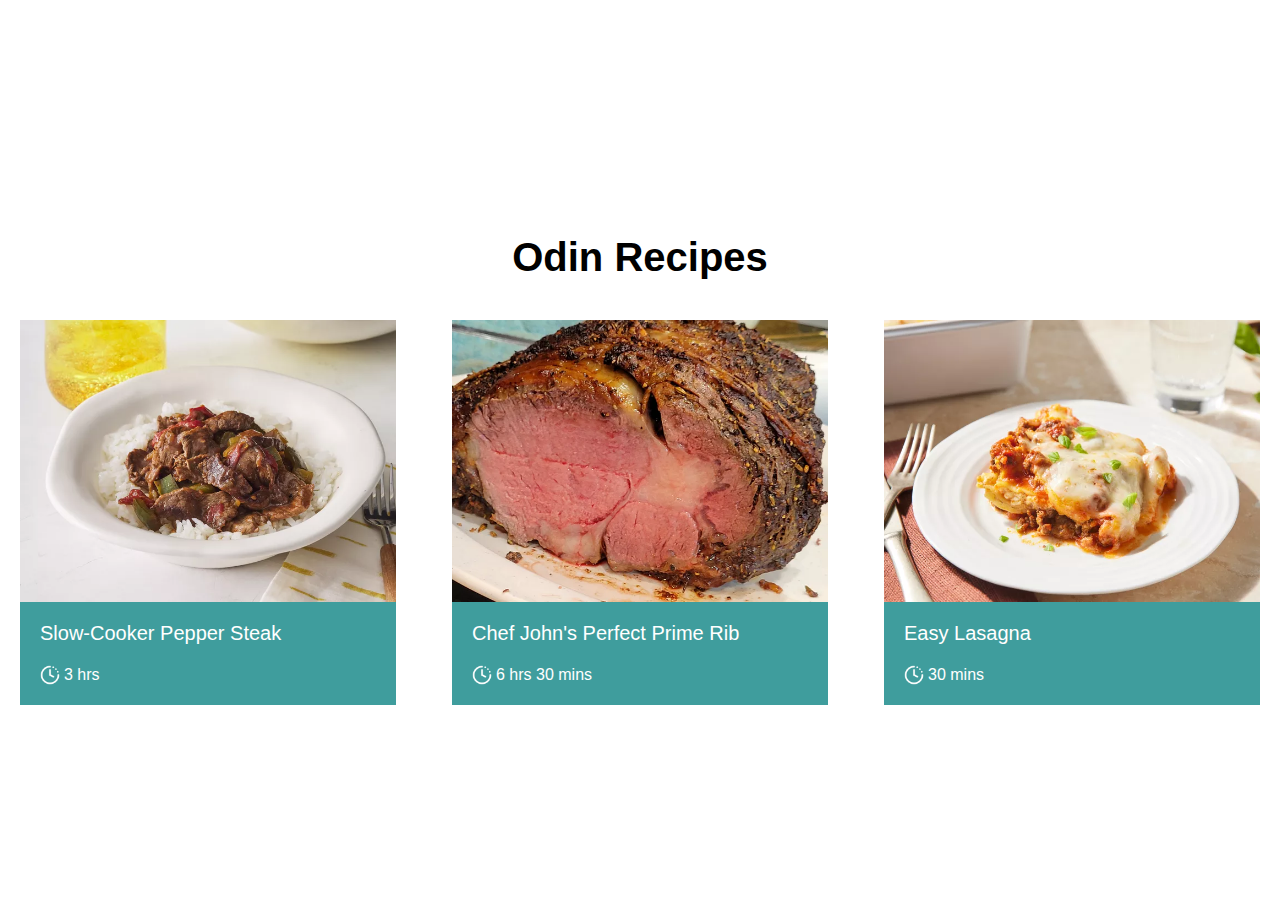
<file: index.html>
<!DOCTYPE html>
<html lang="en">
<head>
    <meta charset="utf-8">
    <meta name="viewport" content="width=device-width, initial-scale=1.0">
    <title>Odin Recipes</title>
    <link rel="stylesheet" href="style.css">
</head>
<body>
    <div class="wrapper">
        <h1 class="title">Odin Recipes</h1>
        <ul class="recipe">
            <!-- pepper-steak -->
            <li class="recipe__item">
                <img class="recipe__image" src="./images/pepper-steak.jpg" alt="">
                <a class="recipe__link" href="./recipes/slow-cooker-pepper-steak.html">Slow-Cooker Pepper Steak</a>
                <div class="prep">
                    <img class="icon-timer" src="./images/timer.png" alt="">
                    <p class="time">3 hrs</p>
                </div>
            </li>
            <!-- prime-rib -->
            <li class="recipe__item">
                <img class="recipe__image" src="./images/prime-rib.jpg" alt="">
                <a class="recipe__link" href="./recipes/prime-rib.html">Chef John's Perfect Prime Rib</a>
                <div class="prep">
                    <img class="icon-timer" src="./images/timer.png" alt="">
                    <p class="time">6 hrs 30 mins</p>
                </div>
            </li>
            <!-- lasagna -->
            <li class="recipe__item">
                <img class="recipe__image" src="./images/lasagna.jpg" alt="">
                <a class="recipe__link" href="./recipes/lasagna.html">Easy Lasagna</a>
                <div class="prep">
                    <img class="icon-timer" src="./images/timer.png" alt="">
                    <p class="time">30 mins</p>
                </div>
            </li>                
        </ul>
    </div>
</body>
</html>
</file>
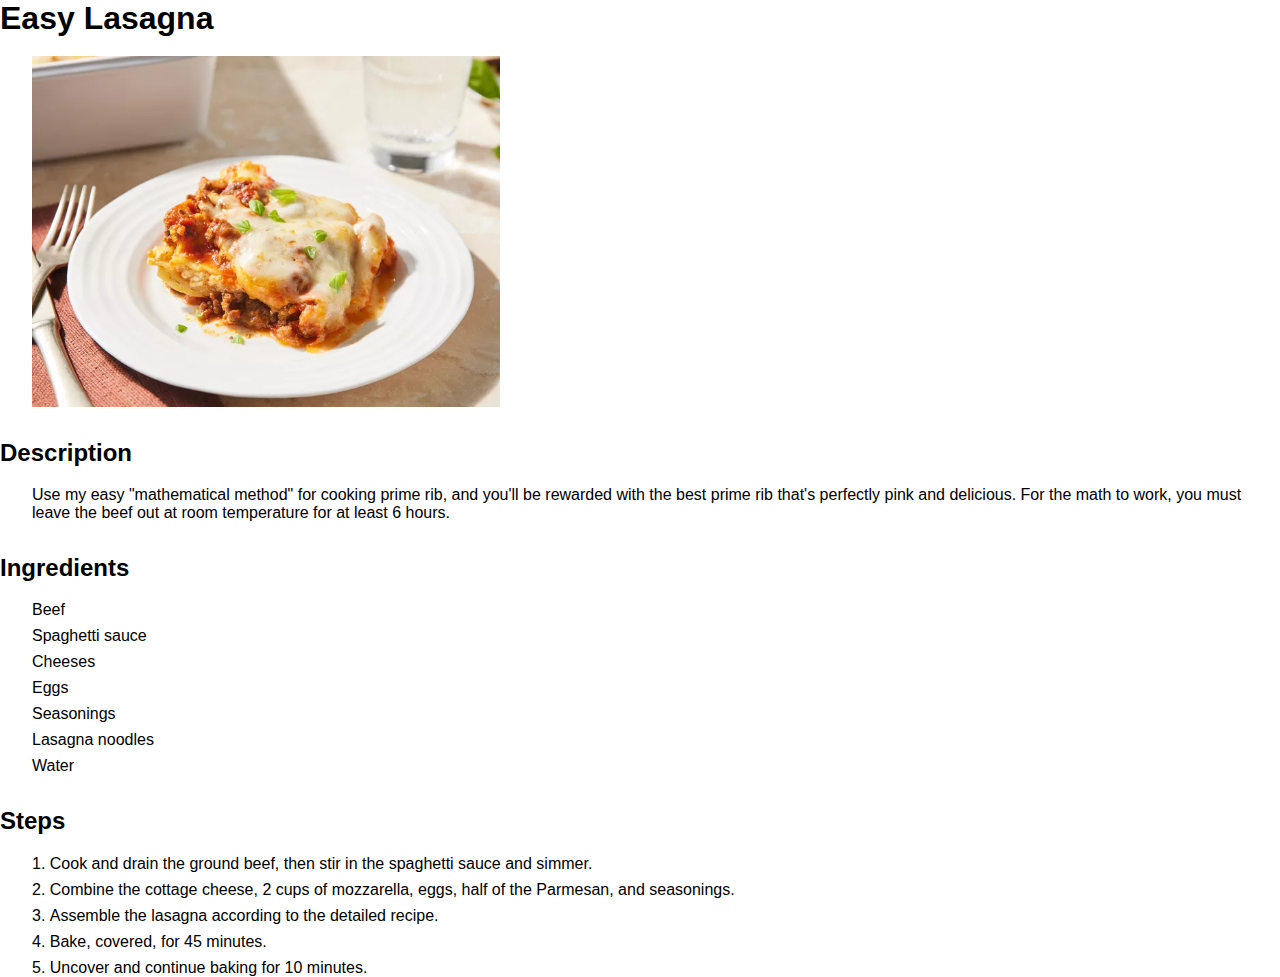
<file: recipes/lasagna.html>
<!DOCTYPE html>
<html lang="en">
<head>
    <meta charset="UTF-8">
    <meta name="viewport" content="width=device-width, initial-scale=1.0">
    <title>Odin Recipe | Easy Lasagna</title>
    <link rel="stylesheet" href="style.css">
</head>
<body>
    <div class="recipe">
		<h1 class="title">Easy Lasagna</h1>
    	<img class="image" src="../images/lasagna.jpg" alt="baked lasagna">
    </div>
	<div class="desc">
		<h2 class="desc-heading">Description</h2>
    	<p class="desc-content">Use my easy "mathematical method" for cooking prime rib, and you'll be rewarded with the best prime rib that's perfectly pink and delicious. For the math to work, you must leave the beef out at room temperature for at least 6 hours.</p>
    </div>
	<div class="ingredients">
		<h2 class="ingredients-heading">Ingredients</h2>
    	<ul class="recipe__list">
        	<li class="recipe__item">Beef</li>
        	<li class="recipe__item">Spaghetti sauce</li>
        	<li class="recipe__item">Cheeses</li>
        	<li class="recipe__item">Eggs</li>
        	<li class="recipe__item">Seasonings</li>
        	<li class="recipe__item">Lasagna noodles</li>
        	<li class="recipe__item">Water</li>
    	</ul>
	</div>
    <div class="steps">
		<h2 class="steps-heading">Steps</h2>
    	<ol class="recipe__list">
        	<li class="recipe__item">Cook and drain the ground beef, then stir in the spaghetti sauce and simmer. </li>
        	<li class="recipe__item">Combine the cottage cheese, 2 cups of mozzarella, eggs, half of the Parmesan, and seasonings.</li>
        	<li class="recipe__item">Assemble the lasagna according to the detailed recipe.</li>
        	<li class="recipe__item">Bake, covered, for 45 minutes. </li>
        	<li class="recipe__item">Uncover and continue baking for 10 minutes.</li>
    	</ol>
	</div>
</body>
</html>
</file>
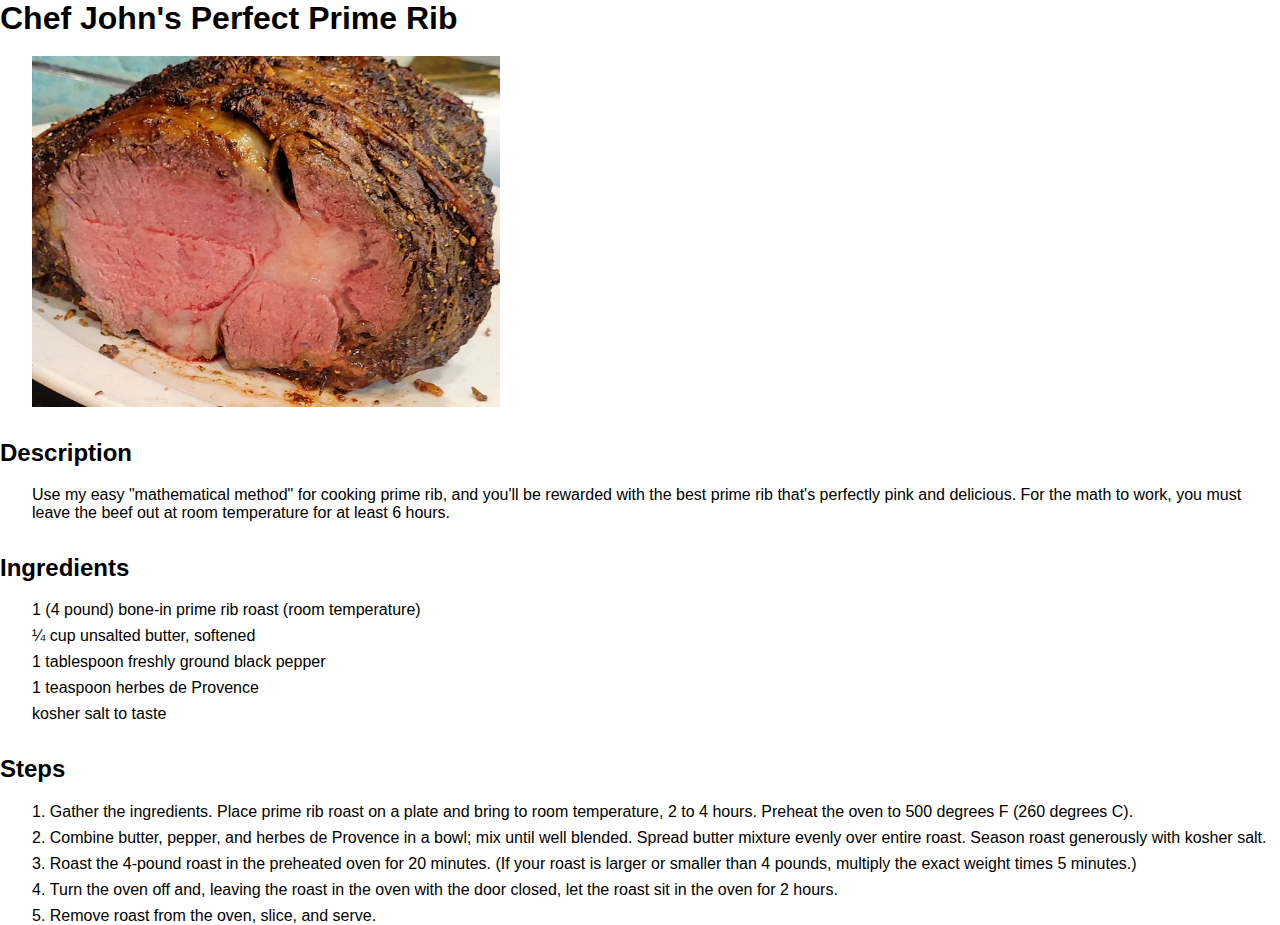
<file: recipes/prime-rib.html>
<!DOCTYPE html>
<html lang="en">
<head>
    <meta charset="UTF-8">
    <meta name="viewport" content="width=device-width, initial-scale=1.0">
    <title>Odin Recipe | Chef John's Perfect Prime Rib</title>
	<link rel="stylesheet" href="style.css">
</head>
<body>
    <div class="recipe">
		<h1 class="title">Chef John's Perfect Prime Rib</h1>
    	<img class="image" src="../images/prime-rib.jpg" alt="cooked prime">
    </div>
	<div class="desc">
		<h2 class="desc-heading">Description</h2>
    	<p class="desc-content">Use my easy "mathematical method" for cooking prime rib, and you'll be rewarded with the best prime rib that's perfectly pink and delicious. For the math to work, you must leave the beef out at room temperature for at least 6 hours.</p>
    </div>
	<div class="ingredients">
		<h2 class="ingredients-heading">Ingredients</h2>
    	<ul class="recipe__list">
        	<li class="recipe__item">1 (4 pound) bone-in prime rib roast (room temperature)</li>
        	<li class="recipe__item">¼ cup unsalted butter, softened</li>
        	<li class="recipe__item">1 tablespoon freshly ground black pepper</li>
        	<li class="recipe__item">1 teaspoon herbes de Provence</li>
        	<li class="recipe__item">kosher salt to taste</li>
    	</ul>
	</div>
    <div class="steps">
		<h2 class="steps-heading">Steps</h2>
    	<ol class="recipe__list">
        	<li class="recipe__item">Gather the ingredients. Place prime rib roast on a plate and bring to room temperature, 2 to 4 hours. Preheat the oven to 500 degrees F (260 degrees C).</li>
        	<li class="recipe__item">Combine butter, pepper, and herbes de Provence in a bowl; mix until well blended. Spread butter mixture evenly over entire roast. Season roast generously with kosher salt.</li>
        	<li class="recipe__item">Roast the 4-pound roast in the preheated oven for 20 minutes. (If your roast is larger or smaller than 4 pounds, multiply the exact weight times 5 minutes.)</li>
        	<li class="recipe__item">Turn the oven off and, leaving the roast in the oven with the door closed, let the roast sit in the oven for 2 hours.</li>
        	<li class="recipe__item">Remove roast from the oven, slice, and serve.</li>
    	</ol>
	</div>
</body>
</html>
</file>
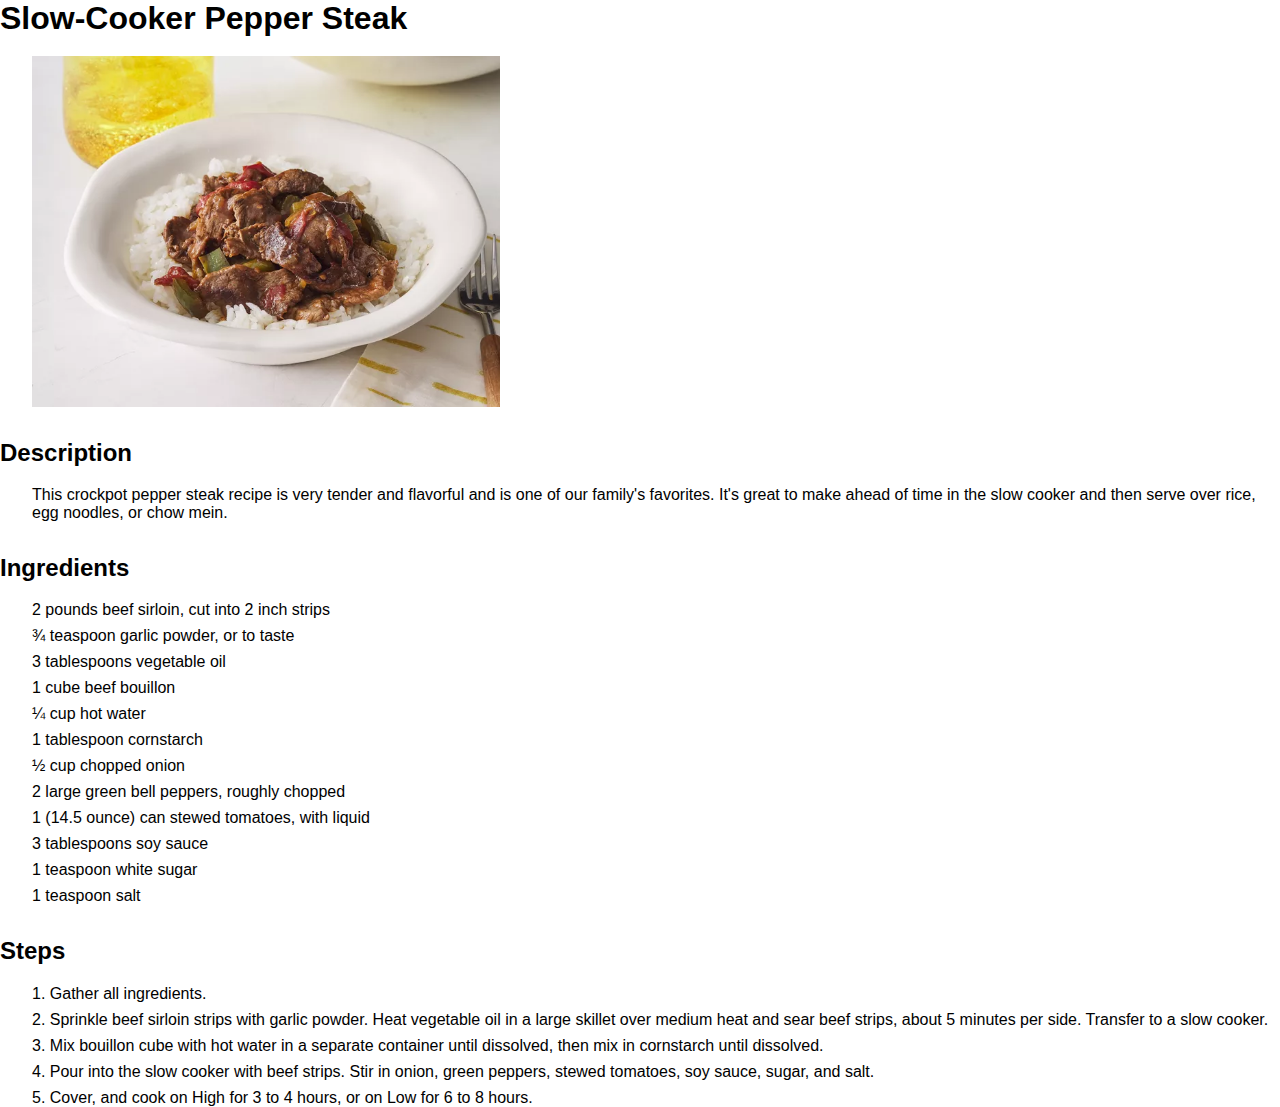
<file: recipes/slow-cooker-pepper-steak.html>
<!DOCTYPE html>
<html lang="en">
<head>
    <meta charset="UTF-8">
    <meta name="viewport" content="width=device-width, initial-scale=1.0">
    <title>Odin Recipe | Slow-Cooker Pepper Steak</title>
    <link rel="stylesheet" href="style.css">
</head>
<body>
    <div class="recipe">
		<h1 class="title">Slow-Cooker Pepper Steak</h1>
    	<img class="image" src="../images/pepper-steak.jpg" alt="cooked sirloin steak with lemon glass juice and a fork at the down-right corner">
    </div>
	<div class="desc">
		<h2 class="desc-heading">Description</h2>
    	<p class="desc-content">This crockpot pepper steak recipe is very tender and flavorful and is one of our family's favorites. It's great to make ahead of time in the slow cooker and then serve over rice, egg noodles, or chow mein.</p>
    </div>
	<div class="ingredients">
		<h2 class="ingredients-heading">Ingredients</h2>
    	<ul class="recipe__list">
        	<li class="recipe__item">2 pounds beef sirloin, cut into 2 inch strips</li>
        	<li class="recipe__item">¾ teaspoon garlic powder, or to taste</li>
        	<li class="recipe__item">3 tablespoons vegetable oil</li>
        	<li class="recipe__item">1 cube beef bouillon</li>
        	<li class="recipe__item">¼ cup hot water</li>
        	<li class="recipe__item">1 tablespoon cornstarch</li>
        	<li class="recipe__item">½ cup chopped onion</li>
        	<li class="recipe__item">2 large green bell peppers, roughly chopped</li>
        	<li class="recipe__item">1 (14.5 ounce) can stewed tomatoes, with liquid</li>
        	<li class="recipe__item">3 tablespoons soy sauce</li>
        	<li class="recipe__item">1 teaspoon white sugar</li>
        	<li class="recipe__item">1 teaspoon salt</li>
    	</ul>
	</div>
    <div class="steps">
		<h2 class="steps-heading">Steps</h2>
    	<ol class="recipe__list">
        	<li class="recipe__item">Gather all ingredients.</li>
        	<li class="recipe__item">Sprinkle beef sirloin strips with garlic powder. Heat vegetable oil in a large skillet over medium heat and sear beef strips, about 5 minutes per side. Transfer to a slow cooker.</li>
        	<li class="recipe__item">Mix bouillon cube with hot water in a separate container until dissolved, then mix in cornstarch until dissolved.</li>
        	<li class="recipe__item">Pour into the slow cooker with beef strips. Stir in onion, green peppers, stewed tomatoes, soy sauce, sugar, and salt.</li>
        	<li class="recipe__item">Cover, and cook on High for 3 to 4 hours, or on Low for 6 to 8 hours.</li>
    	</ol>
	</div>
</body>
</html>
</file>
<file: style.css>
*,
*::before,
*::after {
    box-sizing: border-box;
    margin: 0;
    padding: 0;
}

body {
    font-family: Poppins, sans-serif;
    display: grid;
    min-height: 100svh;
    place-content: center;
}

.wrapper {
    max-width: 90rem;
    margin: 1.25rem;
}

.title {
    font-size: 2.5rem;
    padding: 1em;
    text-align: center;
}

.recipe {
    display: inline-flex;
    font-size: 1.25rem;
}

.recipe > * + * {
    margin-left: 3.5rem;
}

.recipe__item {
    background-color: hsl(180, 43%, 43%);
    color: hsl(0, 0%, 100%);
    list-style: none;
}

.recipe__image {
    display: block;
    max-width: 100%;
    width: 500px;
    height: auto;
}

.recipe__content {
    padding: 1rem;
}

.recipe__link {
    display: block;
    color: inherit;
    text-decoration: none;
}

.recipe__link,
.prep {
    margin: 1.25rem 0;
    padding: 0 1.25rem;
}

.prep {
    display: flex;
    align-items: center;
}

.icon-timer {
    max-width: 100%;
    width: 20px;
    filter: invert();
}

.time {
    font-size: 1rem;
    margin-left: 4px;
}
</file>
<file: recipes/style.css>
*,
*::before,
*::after {
    box-sizing: border-box;
    margin: 0;
    padding: 0;
}

body {
    font-family: Poppins, sans-serif;
    display: grid;
    min-height: 100svh;
    place-content: center;
}

div + div {
    margin-block-start: 2rem;
}

div > * + * {
    margin-block-start: 1.2rem;
    padding-inline-start: 2rem;
}

.title {
    font-size: 2rem;
}

.image {
    max-width: 100%;
    width: 500px;
    display: block;
}

.ingredients .recipe__list {
    list-style: none;
}

.steps .recipe__list {
    list-style-position: inside;
}

.recipe__item + .recipe__item {
    margin-block-start: 0.5rem;
}
</file>
